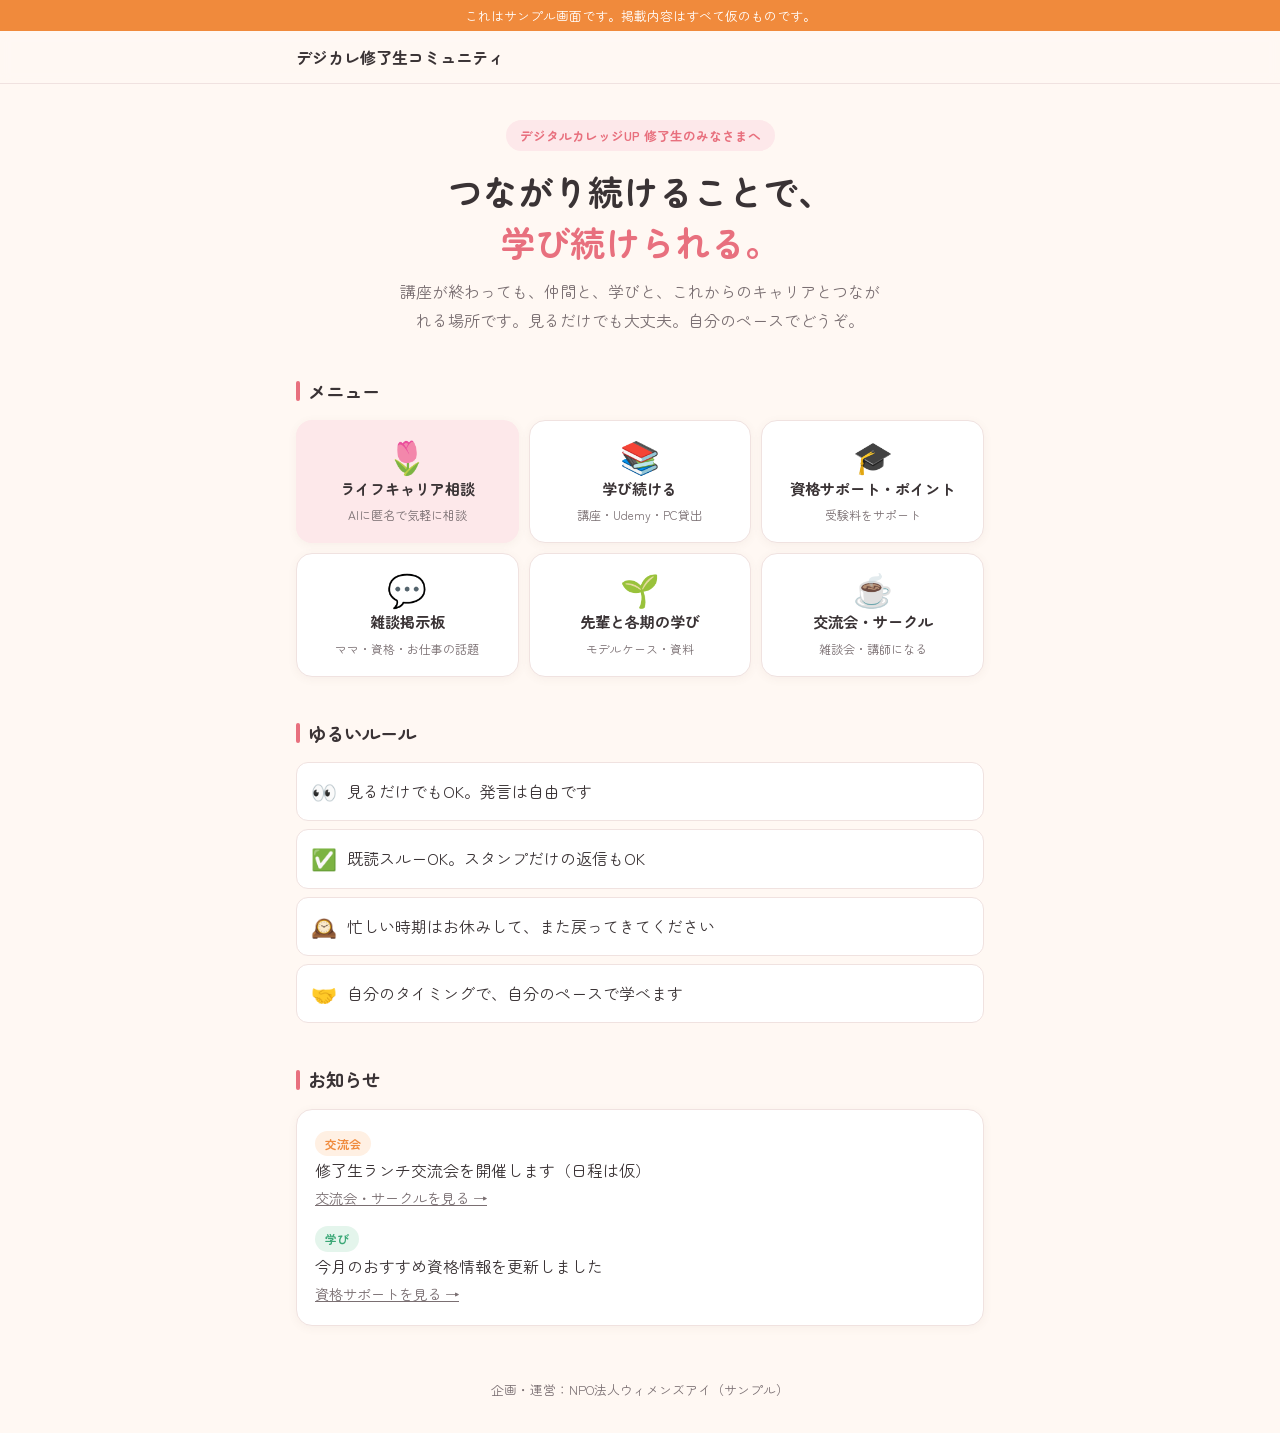
<file: index.html>
<!doctype html>
<html lang="ja">
<head>
  <meta charset="utf-8">
  <meta name="viewport" content="width=device-width, initial-scale=1">
  <title>デジカレ修了生コミュニティ</title>
  <meta name="description" content="デジタルカレッジUP修了生がゆるくつながり、学び続けられるコミュニティ（サンプル）">
  <link rel="preconnect" href="https://fonts.googleapis.com">
  <link rel="preconnect" href="https://fonts.gstatic.com" crossorigin>
  <link href="https://fonts.googleapis.com/css2?family=Zen+Maru+Gothic:wght@500;700&display=swap" rel="stylesheet">
  <meta name="robots" content="noindex, nofollow">
  <link rel="stylesheet" href="assets/style.css">
</head>
<body>
  <div class="sample-bar">これはサンプル画面です。掲載内容はすべて仮のものです。</div>

  <header class="site-header">
    <div class="wrap">
      <p class="site-title">デジカレ修了生コミュニティ</p>
    </div>
  </header>

  <main class="wrap">
    <div class="hero">
      <span class="badge">デジタルカレッジUP 修了生のみなさまへ</span>
      <h1>つながり続けることで、<br><span>学び続けられる。</span></h1>
      <p>講座が終わっても、仲間と、学びと、これからのキャリアとつながれる場所です。見るだけでも大丈夫。自分のペースでどうぞ。</p>
    </div>

    <section>
      <h2>メニュー</h2>
      <nav class="menu-grid" aria-label="メニュー">
        <a class="tile featured" href="consult.html">
          <span class="icon">🌷</span>
          <strong>ライフキャリア相談</strong>
          <span>AIに匿名で気軽に相談</span>
        </a>
        <a class="tile" href="learn.html">
          <span class="icon">📚</span>
          <strong>学び続ける</strong>
          <span>講座・Udemy・PC貸出</span>
        </a>
        <a class="tile" href="points.html">
          <span class="icon">🎓</span>
          <strong>資格サポート・ポイント</strong>
          <span>受験料をサポート</span>
        </a>
        <a class="tile" href="board.html">
          <span class="icon">💬</span>
          <strong>雑談掲示板</strong>
          <span>ママ・資格・お仕事の話題</span>
        </a>
        <a class="tile" href="stories.html">
          <span class="icon">🌱</span>
          <strong>先輩と各期の学び</strong>
          <span>モデルケース・資料</span>
        </a>
        <a class="tile" href="events.html">
          <span class="icon">☕</span>
          <strong>交流会・サークル</strong>
          <span>雑談会・講師になる</span>
        </a>
      </nav>
    </section>

    <section>
      <h2>ゆるいルール</h2>
      <ul class="rules">
        <li><b>👀</b>見るだけでもOK。発言は自由です</li>
        <li><b>✅</b>既読スルーOK。スタンプだけの返信もOK</li>
        <li><b>🕰️</b>忙しい時期はお休みして、また戻ってきてください</li>
        <li><b>🤝</b>自分のタイミングで、自分のペースで学べます</li>
      </ul>
    </section>

    <section>
      <h2>お知らせ</h2>
      <div class="card stack">
        <div>
          <span class="tag orange">交流会</span>
          <p>修了生ランチ交流会を開催します（日程は仮）</p>
          <p class="muted"><a href="events.html">交流会・サークルを見る →</a></p>
        </div>
        <div>
          <span class="tag green">学び</span>
          <p>今月のおすすめ資格情報を更新しました</p>
          <p class="muted"><a href="points.html">資格サポートを見る →</a></p>
        </div>
      </div>
    </section>
  </main>

  <footer class="site-footer">
    <div class="wrap">企画・運営：NPO法人ウィメンズアイ（サンプル）</div>
  </footer>
</body>
</html>
</file>
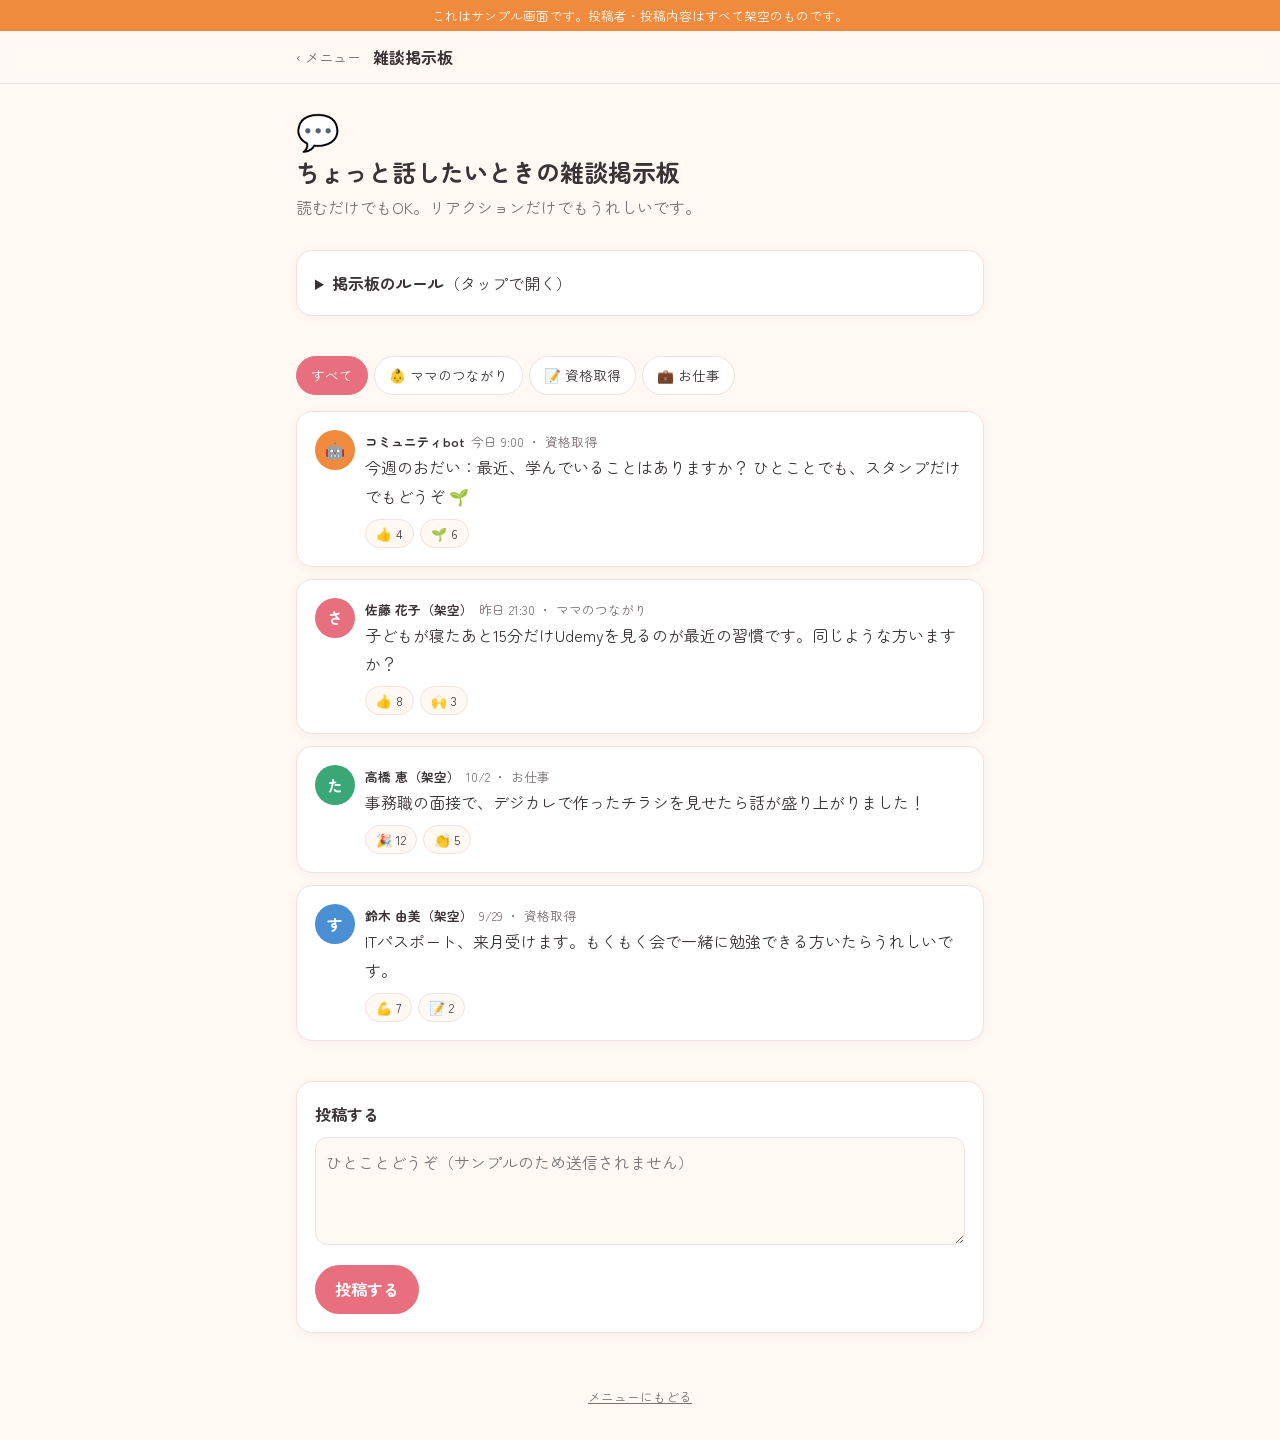
<file: board.html>
<!doctype html>
<html lang="ja">
<head>
  <meta charset="utf-8">
  <meta name="viewport" content="width=device-width, initial-scale=1">
  <title>雑談掲示板｜デジカレ修了生コミュニティ</title>
  <link rel="preconnect" href="https://fonts.googleapis.com">
  <link rel="preconnect" href="https://fonts.gstatic.com" crossorigin>
  <link href="https://fonts.googleapis.com/css2?family=Zen+Maru+Gothic:wght@500;700&display=swap" rel="stylesheet">
  <meta name="robots" content="noindex, nofollow">
  <link rel="stylesheet" href="assets/style.css">
</head>
<body>
  <div class="sample-bar">これはサンプル画面です。投稿者・投稿内容はすべて架空のものです。</div>
  <header class="site-header">
    <div class="wrap">
      <a class="back" href="index.html">‹ メニュー</a>
      <p class="site-title">雑談掲示板</p>
    </div>
  </header>

  <main class="wrap">
    <div class="page-head">
      <div class="icon">💬</div>
      <h1>ちょっと話したいときの雑談掲示板</h1>
      <p>読むだけでもOK。リアクションだけでもうれしいです。</p>
    </div>

    <section>
      <details class="card">
        <summary><b>掲示板のルール</b>（タップで開く）</summary>
        <ul style="margin:8px 0 0;padding-left:1.2em">
          <li>基本は実名で投稿します</li>
          <li>この場で個人どうしの連絡先交換や勧誘はしません</li>
          <li>相手を否定しない、ゆるく温かいことばで</li>
          <li>返信は強制しません。既読スルーもスタンプだけもOK</li>
        </ul>
      </details>
    </section>

    <section>
      <div class="tabs" role="tablist" aria-label="カテゴリ">
        <button type="button" role="tab" aria-selected="true" data-cat="all">すべて</button>
        <button type="button" role="tab" aria-selected="false" data-cat="mama">👶 ママのつながり</button>
        <button type="button" role="tab" aria-selected="false" data-cat="shikaku">📝 資格取得</button>
        <button type="button" role="tab" aria-selected="false" data-cat="job">💼 お仕事</button>
      </div>

      <div id="posts">
        <article class="card post" data-cat="shikaku">
          <div class="avatar bot">🤖</div>
          <div class="post-body">
            <div class="post-meta"><b>コミュニティbot</b>今日 9:00 ・ 資格取得</div>
            <p>今週のおだい：最近、学んでいることはありますか？ ひとことでも、スタンプだけでもどうぞ 🌱</p>
            <div class="reactions"><button type="button">👍 4</button><button type="button">🌱 6</button></div>
          </div>
        </article>
        <article class="card post" data-cat="mama">
          <div class="avatar">さ</div>
          <div class="post-body">
            <div class="post-meta"><b>佐藤 花子（架空）</b>昨日 21:30 ・ ママのつながり</div>
            <p>子どもが寝たあと15分だけUdemyを見るのが最近の習慣です。同じような方いますか？</p>
            <div class="reactions"><button type="button">👍 8</button><button type="button">🙌 3</button></div>
          </div>
        </article>
        <article class="card post" data-cat="job">
          <div class="avatar" style="background:var(--green)">た</div>
          <div class="post-body">
            <div class="post-meta"><b>高橋 恵（架空）</b>10/2 ・ お仕事</div>
            <p>事務職の面接で、デジカレで作ったチラシを見せたら話が盛り上がりました！</p>
            <div class="reactions"><button type="button">🎉 12</button><button type="button">👏 5</button></div>
          </div>
        </article>
        <article class="card post" data-cat="shikaku">
          <div class="avatar" style="background:var(--blue)">す</div>
          <div class="post-body">
            <div class="post-meta"><b>鈴木 由美（架空）</b>9/29 ・ 資格取得</div>
            <p>ITパスポート、来月受けます。もくもく会で一緒に勉強できる方いたらうれしいです。</p>
            <div class="reactions"><button type="button">💪 7</button><button type="button">📝 2</button></div>
          </div>
        </article>
      </div>
    </section>

    <section>
      <div class="card">
        <label for="newpost"><b>投稿する</b></label>
        <textarea id="newpost" rows="3" placeholder="ひとことどうぞ（サンプルのため送信されません）" style="width:100%;margin-top:8px;font:inherit;padding:10px;border-radius:12px;border:1px solid var(--border);background:var(--bg);color:var(--text)"></textarea>
        <div class="btn-row">
          <button class="btn" type="button" onclick="alert('サンプルのため、投稿はできません')">投稿する</button>
        </div>
      </div>
    </section>
  </main>

  <footer class="site-footer">
    <div class="wrap"><a href="index.html">メニューにもどる</a></div>
  </footer>

  <script>
    // カテゴリの切り替え
    const tabs = document.querySelectorAll('.tabs button');
    const posts = document.querySelectorAll('#posts .post');
    tabs.forEach(tab => tab.addEventListener('click', () => {
      tabs.forEach(t => t.setAttribute('aria-selected', t === tab));
      posts.forEach(p => {
        p.style.display = tab.dataset.cat === 'all' || p.dataset.cat === tab.dataset.cat ? '' : 'none';
      });
    }));

    // リアクションのオン・オフ
    document.querySelectorAll('.reactions button').forEach(btn => btn.addEventListener('click', () => {
      const [emoji, count] = btn.textContent.split(' ');
      const on = btn.classList.toggle('on');
      btn.textContent = `${emoji} ${Number(count) + (on ? 1 : -1)}`;
    }));
  </script>
</body>
</html>
</file>
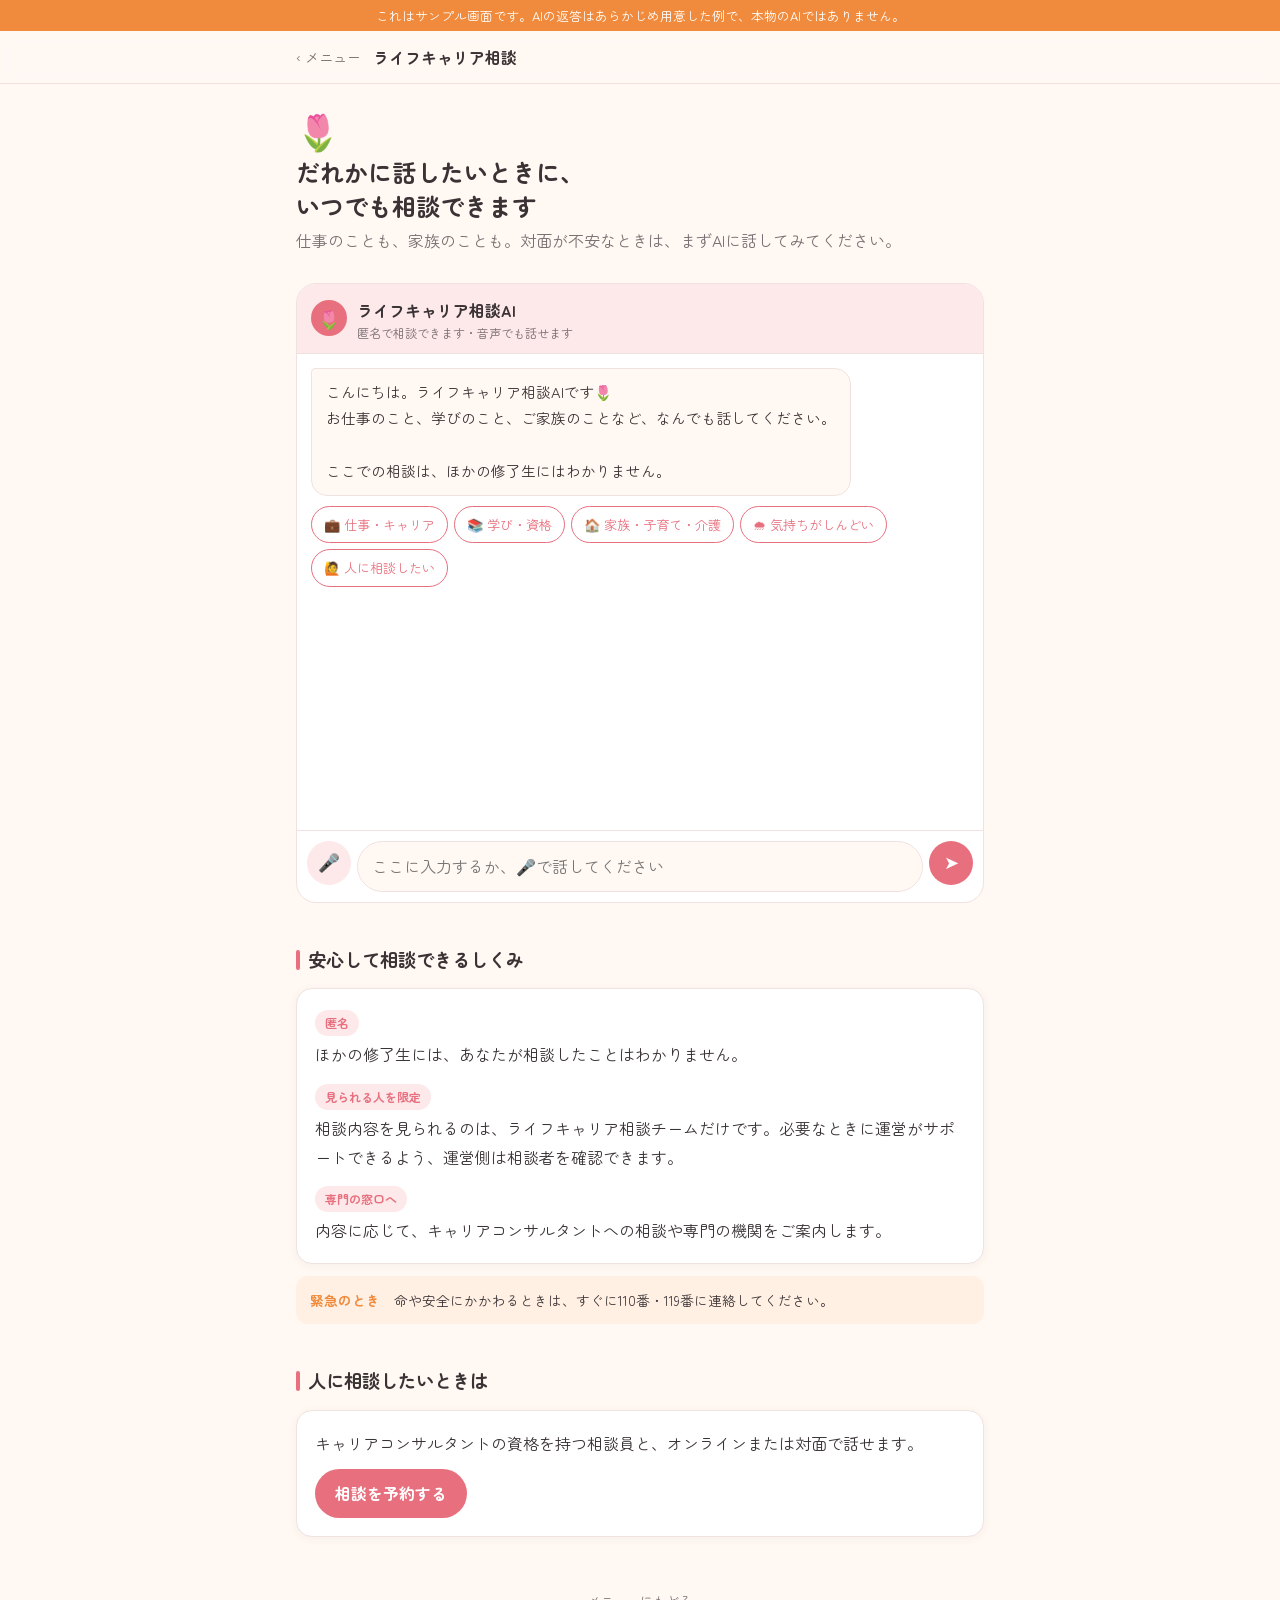
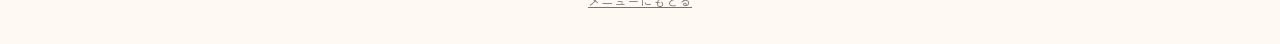
<file: consult.html>
<!doctype html>
<html lang="ja">
<head>
  <meta charset="utf-8">
  <meta name="viewport" content="width=device-width, initial-scale=1">
  <title>ライフキャリア相談｜デジカレ修了生コミュニティ</title>
  <link rel="preconnect" href="https://fonts.googleapis.com">
  <link rel="preconnect" href="https://fonts.gstatic.com" crossorigin>
  <link href="https://fonts.googleapis.com/css2?family=Zen+Maru+Gothic:wght@500;700&display=swap" rel="stylesheet">
  <meta name="robots" content="noindex, nofollow">
  <link rel="stylesheet" href="assets/style.css">
</head>
<body>
  <div class="sample-bar">これはサンプル画面です。AIの返答はあらかじめ用意した例で、本物のAIではありません。</div>
  <header class="site-header">
    <div class="wrap">
      <a class="back" href="index.html">‹ メニュー</a>
      <p class="site-title">ライフキャリア相談</p>
    </div>
  </header>

  <main class="wrap">
    <div class="page-head">
      <div class="icon">🌷</div>
      <h1>だれかに話したいときに、<br>いつでも相談できます</h1>
      <p>仕事のことも、家族のことも。対面が不安なときは、まずAIに話してみてください。</p>
    </div>

    <section>
      <div class="chat">
        <div class="chat-head">
          <div class="avatar">🌷</div>
          <div>
            <b>ライフキャリア相談AI</b>
            <small>匿名で相談できます・音声でも話せます</small>
          </div>
        </div>
        <div class="chat-log" id="log" aria-live="polite"></div>
        <form class="chat-input" id="form">
          <button class="icon-btn" type="button" id="mic" aria-label="音声で話す">🎤</button>
          <input id="input" type="text" placeholder="ここに入力するか、🎤で話してください" autocomplete="off">
          <button class="icon-btn send" type="submit" aria-label="送信">➤</button>
        </form>
      </div>
    </section>

    <section>
      <h2>安心して相談できるしくみ</h2>
      <div class="card stack">
        <div><span class="tag">匿名</span><p style="margin-top:4px">ほかの修了生には、あなたが相談したことはわかりません。</p></div>
        <div><span class="tag">見られる人を限定</span><p style="margin-top:4px">相談内容を見られるのは、ライフキャリア相談チームだけです。必要なときに運営がサポートできるよう、運営側は相談者を確認できます。</p></div>
        <div><span class="tag">専門の窓口へ</span><p style="margin-top:4px">内容に応じて、キャリアコンサルタントへの相談や専門の機関をご案内します。</p></div>
      </div>
      <div class="notice" style="margin-top:12px">
        <b>緊急のとき</b>　命や安全にかかわるときは、すぐに110番・119番に連絡してください。
      </div>
    </section>

    <section>
      <h2>人に相談したいときは</h2>
      <div class="card">
        <p>キャリアコンサルタントの資格を持つ相談員と、オンラインまたは対面で話せます。</p>
        <div class="btn-row">
          <button class="btn" type="button" onclick="alert('サンプルのため、予約はできません')">相談を予約する</button>
        </div>
      </div>
    </section>
  </main>

  <footer class="site-footer">
    <div class="wrap"><a href="index.html">メニューにもどる</a></div>
  </footer>

  <script src="assets/consult.js"></script>
</body>
</html>
</file>
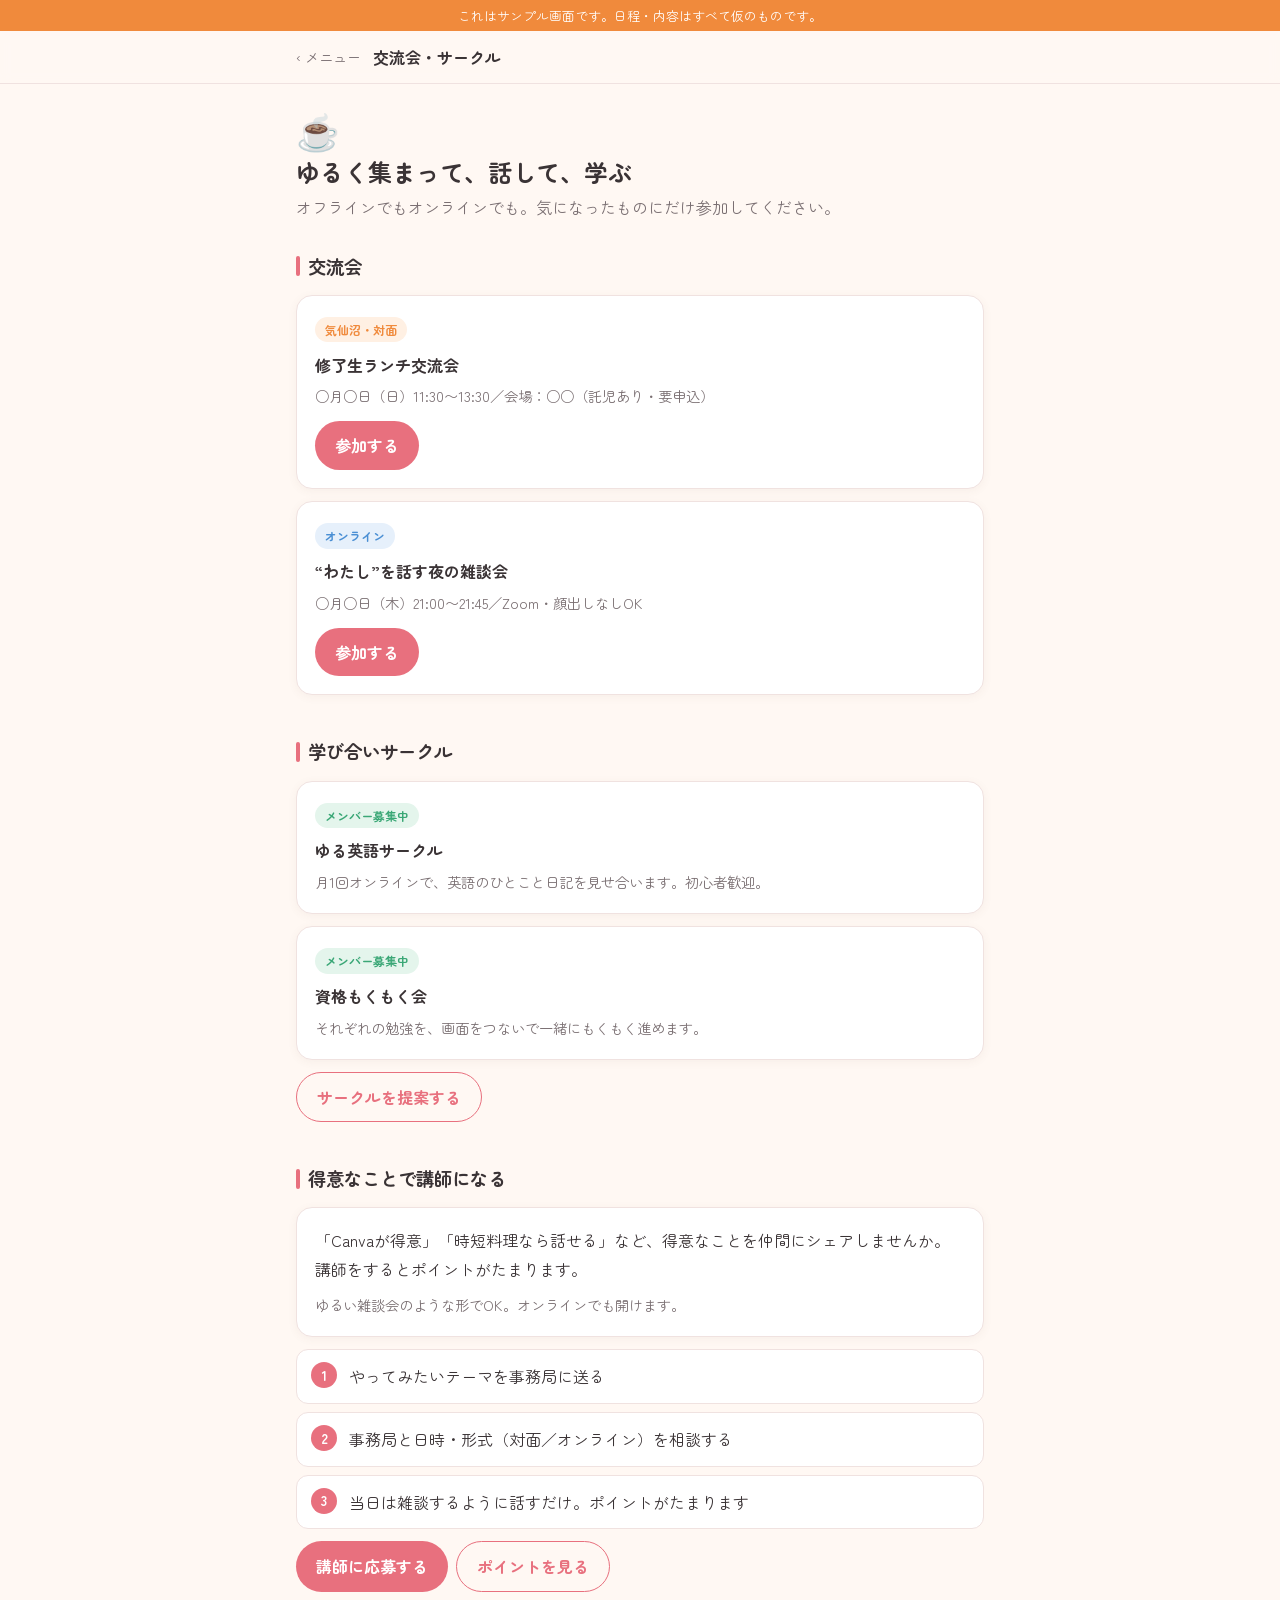
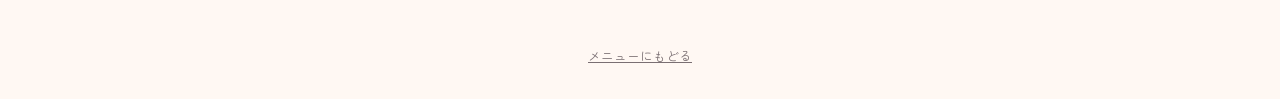
<file: events.html>
<!doctype html>
<html lang="ja">
<head>
  <meta charset="utf-8">
  <meta name="viewport" content="width=device-width, initial-scale=1">
  <title>交流会・サークル｜デジカレ修了生コミュニティ</title>
  <link rel="preconnect" href="https://fonts.googleapis.com">
  <link rel="preconnect" href="https://fonts.gstatic.com" crossorigin>
  <link href="https://fonts.googleapis.com/css2?family=Zen+Maru+Gothic:wght@500;700&display=swap" rel="stylesheet">
  <meta name="robots" content="noindex, nofollow">
  <link rel="stylesheet" href="assets/style.css">
</head>
<body>
  <div class="sample-bar">これはサンプル画面です。日程・内容はすべて仮のものです。</div>
  <header class="site-header">
    <div class="wrap">
      <a class="back" href="index.html">‹ メニュー</a>
      <p class="site-title">交流会・サークル</p>
    </div>
  </header>

  <main class="wrap">
    <div class="page-head">
      <div class="icon">☕</div>
      <h1>ゆるく集まって、話して、学ぶ</h1>
      <p>オフラインでもオンラインでも。気になったものにだけ参加してください。</p>
    </div>

    <section>
      <h2>交流会</h2>
      <div class="card">
        <span class="tag orange">気仙沼・対面</span>
        <h3 style="margin-top:8px">修了生ランチ交流会</h3>
        <p class="muted">○月○日（日）11:30〜13:30／会場：○○（託児あり・要申込）</p>
        <div class="btn-row">
          <button class="btn" type="button" onclick="alert('サンプルのため、申し込みはできません')">参加する</button>
        </div>
      </div>
      <div class="card">
        <span class="tag blue">オンライン</span>
        <h3 style="margin-top:8px">“わたし”を話す夜の雑談会</h3>
        <p class="muted">○月○日（木）21:00〜21:45／Zoom・顔出しなしOK</p>
        <div class="btn-row">
          <button class="btn" type="button" onclick="alert('サンプルのため、申し込みはできません')">参加する</button>
        </div>
      </div>
    </section>

    <section id="circle">
      <h2>学び合いサークル</h2>
      <div class="card">
        <span class="tag green">メンバー募集中</span>
        <h3 style="margin-top:8px">ゆる英語サークル</h3>
        <p class="muted">月1回オンラインで、英語のひとこと日記を見せ合います。初心者歓迎。</p>
      </div>
      <div class="card">
        <span class="tag green">メンバー募集中</span>
        <h3 style="margin-top:8px">資格もくもく会</h3>
        <p class="muted">それぞれの勉強を、画面をつないで一緒にもくもく進めます。</p>
      </div>
      <div class="btn-row">
        <button class="btn ghost" type="button" onclick="alert('サンプルのため、送信はできません')">サークルを提案する</button>
      </div>
    </section>

    <section id="teach">
      <h2>得意なことで講師になる</h2>
      <div class="card">
        <p>「Canvaが得意」「時短料理なら話せる」など、得意なことを仲間にシェアしませんか。講師をするとポイントがたまります。</p>
        <p class="muted" style="margin-top:8px">ゆるい雑談会のような形でOK。オンラインでも開けます。</p>
      </div>
      <ol class="steps" style="margin-top:12px">
        <li>やってみたいテーマを事務局に送る</li>
        <li>事務局と日時・形式（対面／オンライン）を相談する</li>
        <li>当日は雑談するように話すだけ。ポイントがたまります</li>
      </ol>
      <div class="btn-row">
        <button class="btn" type="button" onclick="alert('サンプルのため、送信はできません')">講師に応募する</button>
        <a class="btn ghost" href="points.html">ポイントを見る</a>
      </div>
    </section>
  </main>

  <footer class="site-footer">
    <div class="wrap"><a href="index.html">メニューにもどる</a></div>
  </footer>
</body>
</html>
</file>
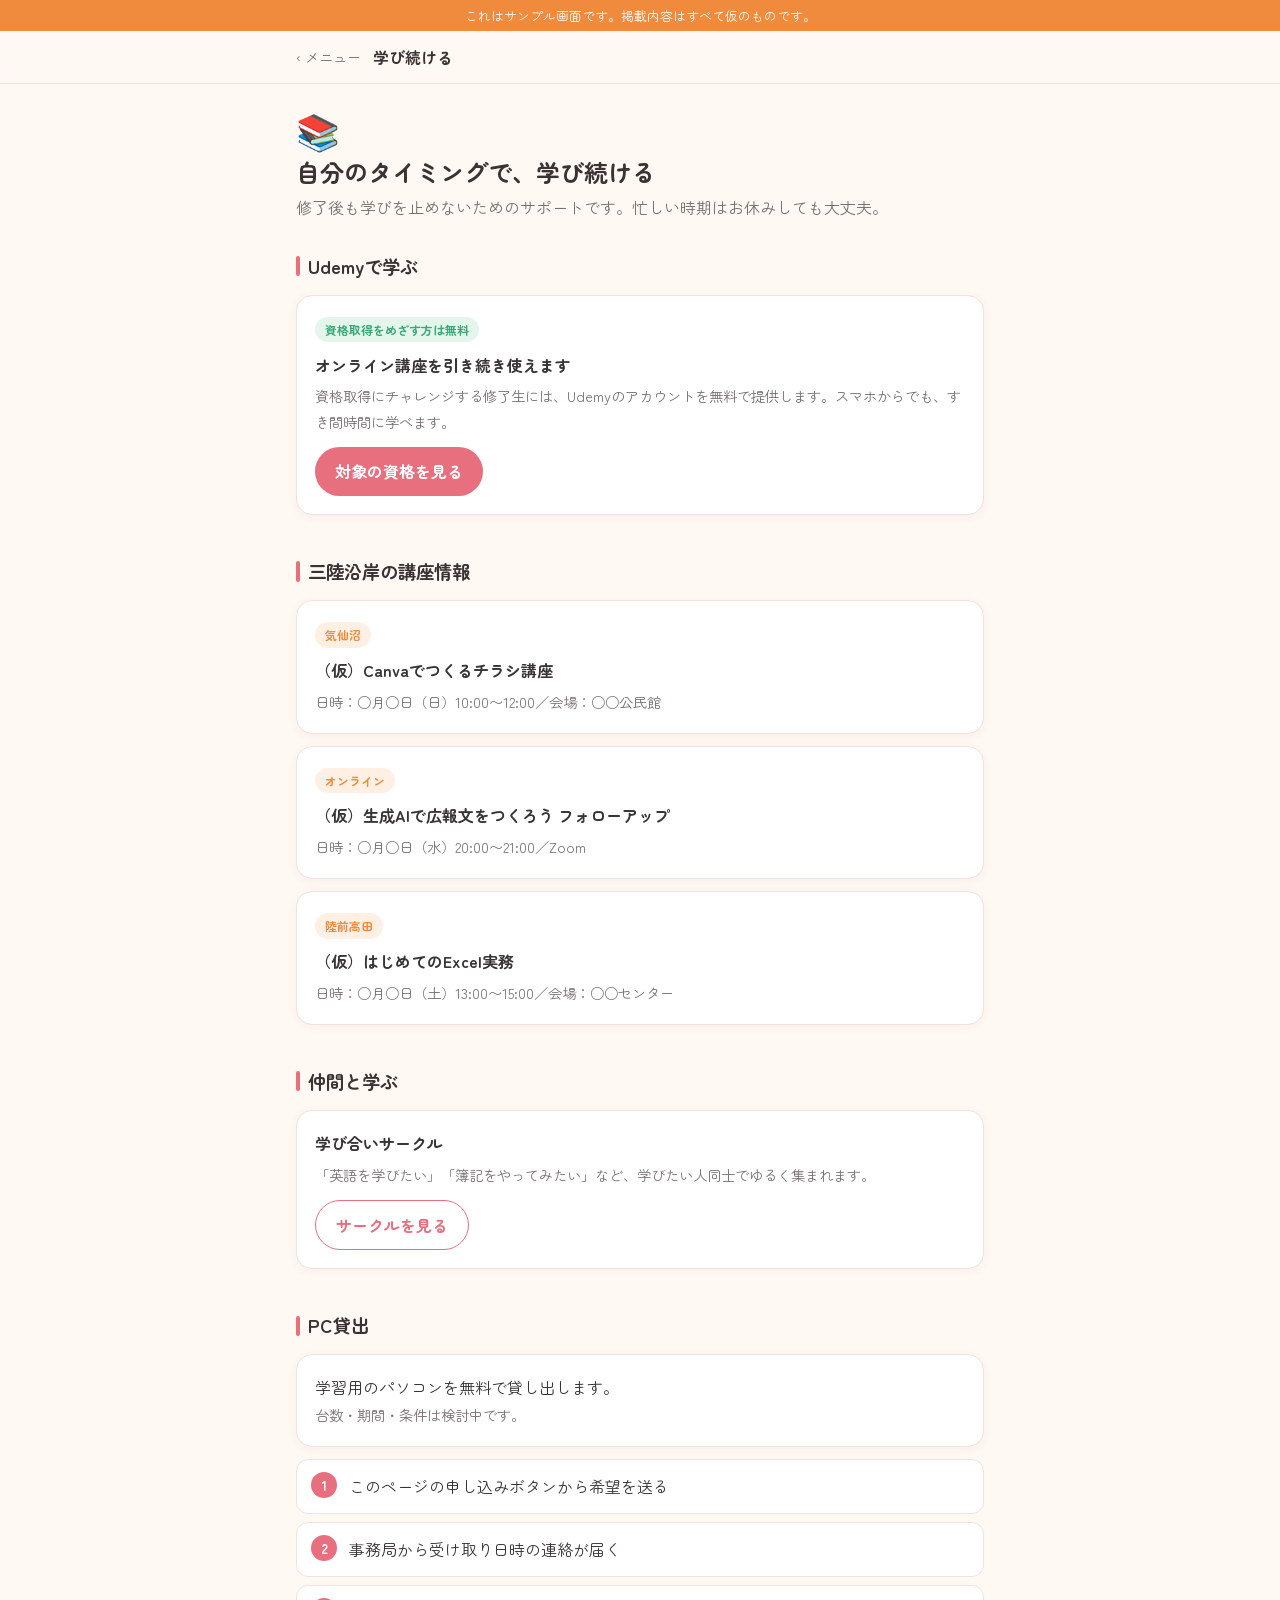
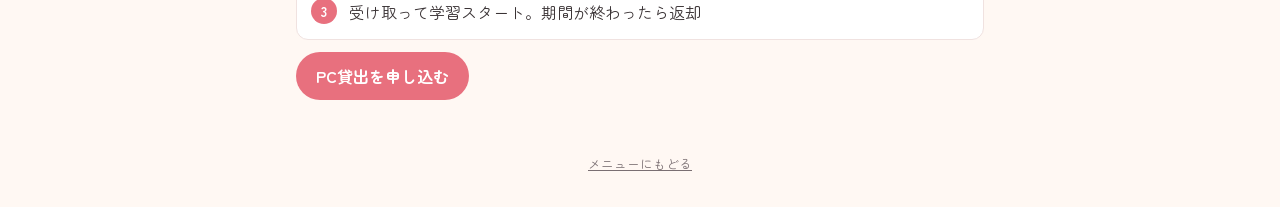
<file: learn.html>
<!doctype html>
<html lang="ja">
<head>
  <meta charset="utf-8">
  <meta name="viewport" content="width=device-width, initial-scale=1">
  <title>学び続ける｜デジカレ修了生コミュニティ</title>
  <link rel="preconnect" href="https://fonts.googleapis.com">
  <link rel="preconnect" href="https://fonts.gstatic.com" crossorigin>
  <link href="https://fonts.googleapis.com/css2?family=Zen+Maru+Gothic:wght@500;700&display=swap" rel="stylesheet">
  <meta name="robots" content="noindex, nofollow">
  <link rel="stylesheet" href="assets/style.css">
</head>
<body>
  <div class="sample-bar">これはサンプル画面です。掲載内容はすべて仮のものです。</div>
  <header class="site-header">
    <div class="wrap">
      <a class="back" href="index.html">‹ メニュー</a>
      <p class="site-title">学び続ける</p>
    </div>
  </header>

  <main class="wrap">
    <div class="page-head">
      <div class="icon">📚</div>
      <h1>自分のタイミングで、学び続ける</h1>
      <p>修了後も学びを止めないためのサポートです。忙しい時期はお休みしても大丈夫。</p>
    </div>

    <section>
      <h2>Udemyで学ぶ</h2>
      <div class="card">
        <span class="tag green">資格取得をめざす方は無料</span>
        <h3 style="margin-top:8px">オンライン講座を引き続き使えます</h3>
        <p class="muted">資格取得にチャレンジする修了生には、Udemyのアカウントを無料で提供します。スマホからでも、すき間時間に学べます。</p>
        <div class="btn-row">
          <a class="btn" href="points.html">対象の資格を見る</a>
        </div>
      </div>
    </section>

    <section>
      <h2>三陸沿岸の講座情報</h2>
      <div class="card">
        <span class="tag orange">気仙沼</span>
        <h3 style="margin-top:8px">（仮）Canvaでつくるチラシ講座</h3>
        <p class="muted">日時：○月○日（日）10:00〜12:00／会場：○○公民館</p>
      </div>
      <div class="card">
        <span class="tag orange">オンライン</span>
        <h3 style="margin-top:8px">（仮）生成AIで広報文をつくろう フォローアップ</h3>
        <p class="muted">日時：○月○日（水）20:00〜21:00／Zoom</p>
      </div>
      <div class="card">
        <span class="tag orange">陸前高田</span>
        <h3 style="margin-top:8px">（仮）はじめてのExcel実務</h3>
        <p class="muted">日時：○月○日（土）13:00〜15:00／会場：○○センター</p>
      </div>
    </section>

    <section>
      <h2>仲間と学ぶ</h2>
      <div class="card">
        <h3>学び合いサークル</h3>
        <p class="muted">「英語を学びたい」「簿記をやってみたい」など、学びたい人同士でゆるく集まれます。</p>
        <div class="btn-row">
          <a class="btn ghost" href="events.html#circle">サークルを見る</a>
        </div>
      </div>
    </section>

    <section>
      <h2>PC貸出</h2>
      <div class="card">
        <p>学習用のパソコンを無料で貸し出します。</p>
        <p class="muted">台数・期間・条件は検討中です。</p>
      </div>
      <ol class="steps" style="margin-top:12px">
        <li>このページの申し込みボタンから希望を送る</li>
        <li>事務局から受け取り日時の連絡が届く</li>
        <li>受け取って学習スタート。期間が終わったら返却</li>
      </ol>
      <div class="btn-row">
        <button class="btn" type="button" onclick="alert('サンプルのため、申し込みはできません')">PC貸出を申し込む</button>
      </div>
    </section>
  </main>

  <footer class="site-footer">
    <div class="wrap"><a href="index.html">メニューにもどる</a></div>
  </footer>
</body>
</html>
</file>
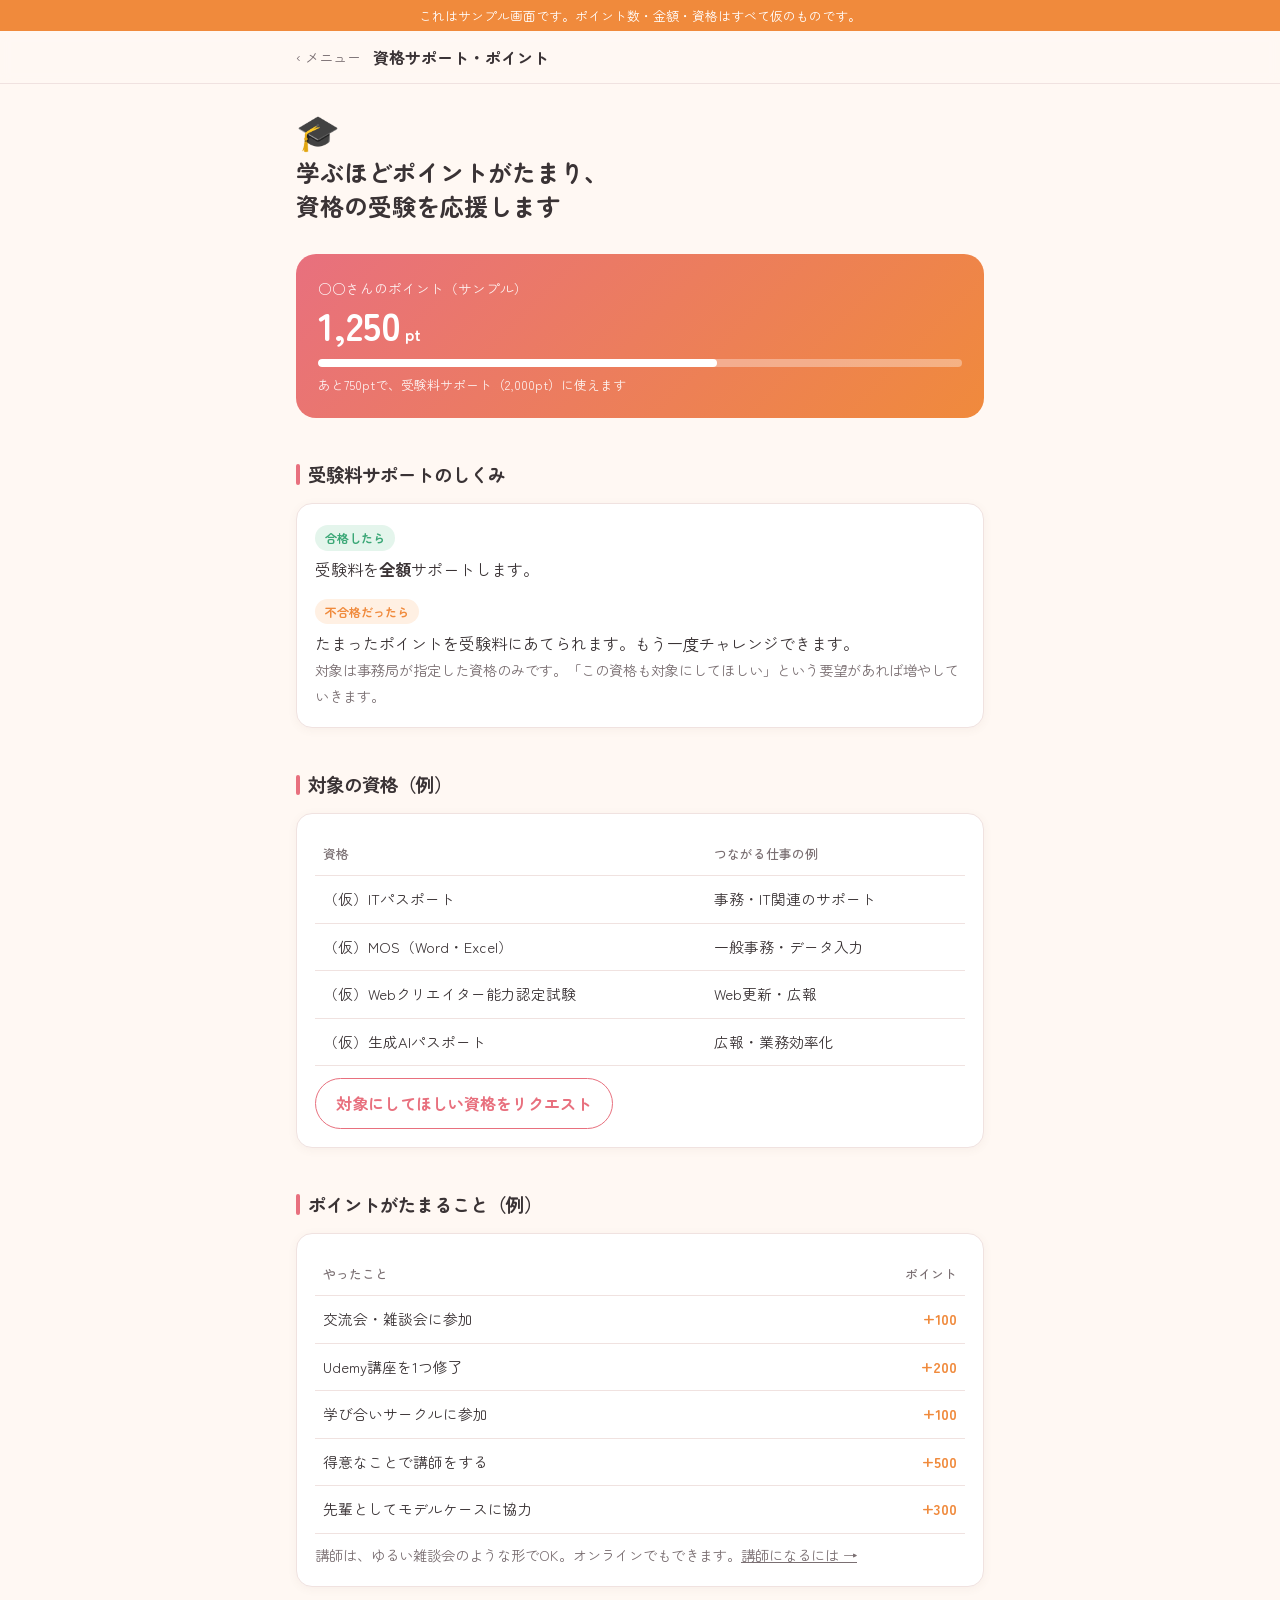
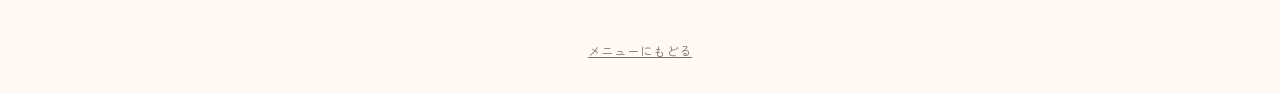
<file: points.html>
<!doctype html>
<html lang="ja">
<head>
  <meta charset="utf-8">
  <meta name="viewport" content="width=device-width, initial-scale=1">
  <title>資格サポート・ポイント｜デジカレ修了生コミュニティ</title>
  <link rel="preconnect" href="https://fonts.googleapis.com">
  <link rel="preconnect" href="https://fonts.gstatic.com" crossorigin>
  <link href="https://fonts.googleapis.com/css2?family=Zen+Maru+Gothic:wght@500;700&display=swap" rel="stylesheet">
  <meta name="robots" content="noindex, nofollow">
  <link rel="stylesheet" href="assets/style.css">
</head>
<body>
  <div class="sample-bar">これはサンプル画面です。ポイント数・金額・資格はすべて仮のものです。</div>
  <header class="site-header">
    <div class="wrap">
      <a class="back" href="index.html">‹ メニュー</a>
      <p class="site-title">資格サポート・ポイント</p>
    </div>
  </header>

  <main class="wrap">
    <div class="page-head">
      <div class="icon">🎓</div>
      <h1>学ぶほどポイントがたまり、<br>資格の受験を応援します</h1>
    </div>

    <section>
      <div class="point-card">
        <div class="label">○○さんのポイント（サンプル）</div>
        <div class="value">1,250<small> pt</small></div>
        <div class="progress"><div style="width:62%"></div></div>
        <div class="note">あと750ptで、受験料サポート（2,000pt）に使えます</div>
      </div>
    </section>

    <section>
      <h2>受験料サポートのしくみ</h2>
      <div class="card stack">
        <div>
          <span class="tag green">合格したら</span>
          <p style="margin-top:4px">受験料を<b>全額</b>サポートします。</p>
        </div>
        <div>
          <span class="tag orange">不合格だったら</span>
          <p style="margin-top:4px">たまったポイントを受験料にあてられます。もう一度チャレンジできます。</p>
        </div>
        <p class="muted">対象は事務局が指定した資格のみです。「この資格も対象にしてほしい」という要望があれば増やしていきます。</p>
      </div>
    </section>

    <section>
      <h2>対象の資格（例）</h2>
      <div class="card">
        <table class="table">
          <thead><tr><th>資格</th><th>つながる仕事の例</th></tr></thead>
          <tbody>
            <tr><td>（仮）ITパスポート</td><td>事務・IT関連のサポート</td></tr>
            <tr><td>（仮）MOS（Word・Excel）</td><td>一般事務・データ入力</td></tr>
            <tr><td>（仮）Webクリエイター能力認定試験</td><td>Web更新・広報</td></tr>
            <tr><td>（仮）生成AIパスポート</td><td>広報・業務効率化</td></tr>
          </tbody>
        </table>
        <div class="btn-row">
          <button class="btn ghost" type="button" onclick="alert('サンプルのため、送信はできません')">対象にしてほしい資格をリクエスト</button>
        </div>
      </div>
    </section>

    <section>
      <h2>ポイントがたまること（例）</h2>
      <div class="card">
        <table class="table">
          <thead><tr><th>やったこと</th><th style="text-align:right">ポイント</th></tr></thead>
          <tbody>
            <tr><td>交流会・雑談会に参加</td><td class="num">+100</td></tr>
            <tr><td>Udemy講座を1つ修了</td><td class="num">+200</td></tr>
            <tr><td>学び合いサークルに参加</td><td class="num">+100</td></tr>
            <tr><td>得意なことで講師をする</td><td class="num">+500</td></tr>
            <tr><td>先輩としてモデルケースに協力</td><td class="num">+300</td></tr>
          </tbody>
        </table>
        <p class="muted" style="margin-top:8px">講師は、ゆるい雑談会のような形でOK。オンラインでもできます。<a href="events.html#teach">講師になるには →</a></p>
      </div>
    </section>
  </main>

  <footer class="site-footer">
    <div class="wrap"><a href="index.html">メニューにもどる</a></div>
  </footer>
</body>
</html>
</file>
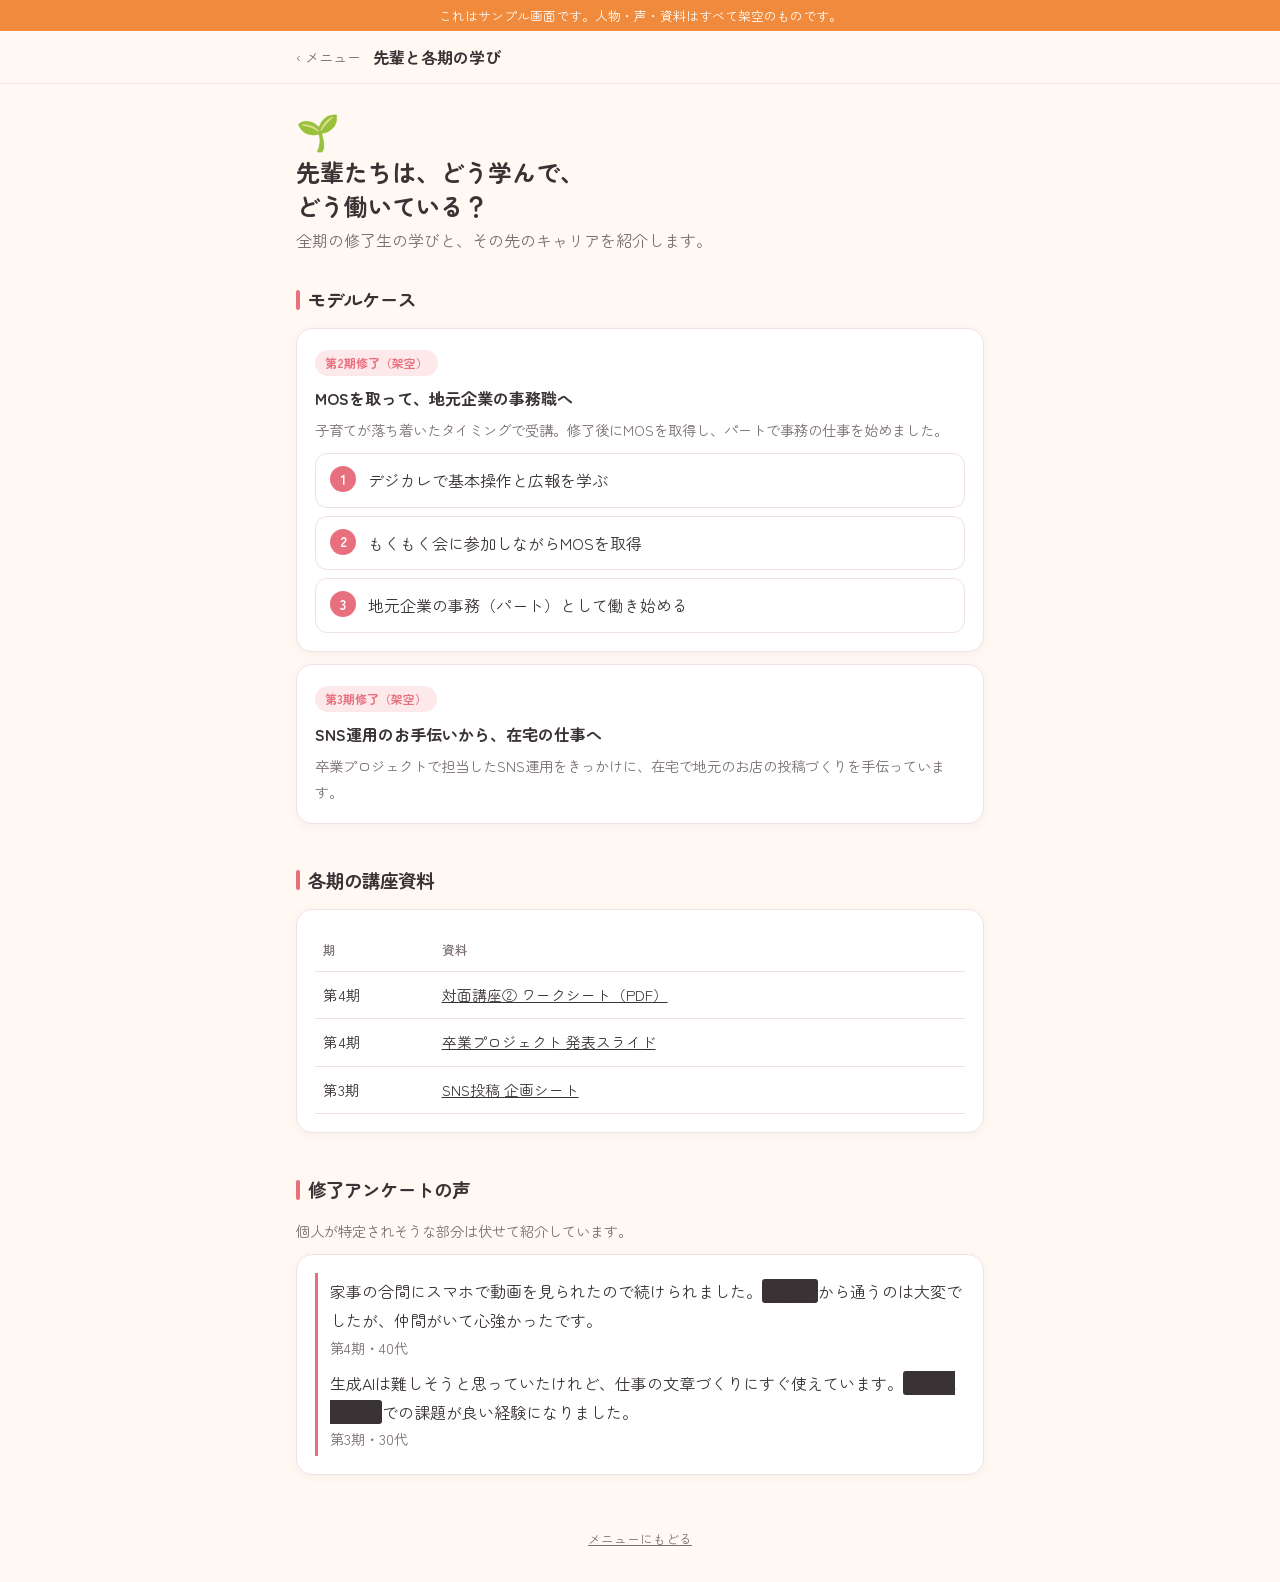
<file: stories.html>
<!doctype html>
<html lang="ja">
<head>
  <meta charset="utf-8">
  <meta name="viewport" content="width=device-width, initial-scale=1">
  <title>先輩と各期の学び｜デジカレ修了生コミュニティ</title>
  <link rel="preconnect" href="https://fonts.googleapis.com">
  <link rel="preconnect" href="https://fonts.gstatic.com" crossorigin>
  <link href="https://fonts.googleapis.com/css2?family=Zen+Maru+Gothic:wght@500;700&display=swap" rel="stylesheet">
  <meta name="robots" content="noindex, nofollow">
  <link rel="stylesheet" href="assets/style.css">
</head>
<body>
  <div class="sample-bar">これはサンプル画面です。人物・声・資料はすべて架空のものです。</div>
  <header class="site-header">
    <div class="wrap">
      <a class="back" href="index.html">‹ メニュー</a>
      <p class="site-title">先輩と各期の学び</p>
    </div>
  </header>

  <main class="wrap">
    <div class="page-head">
      <div class="icon">🌱</div>
      <h1>先輩たちは、どう学んで、<br>どう働いている？</h1>
      <p>全期の修了生の学びと、その先のキャリアを紹介します。</p>
    </div>

    <section>
      <h2>モデルケース</h2>
      <div class="card">
        <span class="tag">第2期修了（架空）</span>
        <h3 style="margin-top:8px">MOSを取って、地元企業の事務職へ</h3>
        <p class="muted">子育てが落ち着いたタイミングで受講。修了後にMOSを取得し、パートで事務の仕事を始めました。</p>
        <ol class="steps" style="margin-top:10px">
          <li>デジカレで基本操作と広報を学ぶ</li>
          <li>もくもく会に参加しながらMOSを取得</li>
          <li>地元企業の事務（パート）として働き始める</li>
        </ol>
      </div>
      <div class="card">
        <span class="tag">第3期修了（架空）</span>
        <h3 style="margin-top:8px">SNS運用のお手伝いから、在宅の仕事へ</h3>
        <p class="muted">卒業プロジェクトで担当したSNS運用をきっかけに、在宅で地元のお店の投稿づくりを手伝っています。</p>
      </div>
    </section>

    <section>
      <h2>各期の講座資料</h2>
      <div class="card">
        <table class="table">
          <thead><tr><th>期</th><th>資料</th></tr></thead>
          <tbody>
            <tr><td>第4期</td><td><a href="#" onclick="alert('サンプルのため、資料はありません');return false">対面講座② ワークシート（PDF）</a></td></tr>
            <tr><td>第4期</td><td><a href="#" onclick="alert('サンプルのため、資料はありません');return false">卒業プロジェクト 発表スライド</a></td></tr>
            <tr><td>第3期</td><td><a href="#" onclick="alert('サンプルのため、資料はありません');return false">SNS投稿 企画シート</a></td></tr>
          </tbody>
        </table>
      </div>
    </section>

    <section>
      <h2>修了アンケートの声</h2>
      <p class="muted" style="margin:0 0 10px">個人が特定されそうな部分は伏せて紹介しています。</p>
      <div class="card stack">
        <blockquote class="voice">
          <p>家事の合間にスマホで動画を見られたので続けられました。<span class="mask">○○町</span>から通うのは大変でしたが、仲間がいて心強かったです。</p>
          <p class="muted">第4期・40代</p>
        </blockquote>
        <blockquote class="voice">
          <p>生成AIは難しそうと思っていたけれど、仕事の文章づくりにすぐ使えています。<span class="mask">○○株式会社</span>での課題が良い経験になりました。</p>
          <p class="muted">第3期・30代</p>
        </blockquote>
      </div>
    </section>
  </main>

  <footer class="site-footer">
    <div class="wrap"><a href="index.html">メニューにもどる</a></div>
  </footer>
</body>
</html>
</file>
<file: assets/style.css>
/* デジカレ修了生コミュニティ サンプル 共通スタイル */
:root {
  --bg: #fff8f3;
  --surface: #ffffff;
  --text: #3a3335;
  --muted: #7a6f72;
  --accent: #e8707e;
  --accent-soft: #fde8ea;
  --orange: #f08a3c;
  --orange-soft: #fff0e3;
  --green: #3aa776;
  --green-soft: #e4f5ec;
  --blue: #4a8fd4;
  --blue-soft: #e6f0fb;
  --border: #f0e2e0;
  --shadow: 0 2px 10px rgba(120, 80, 70, .06);
}
@media (prefers-color-scheme: dark) {
  :root {
    --bg: #1f1b1c;
    --surface: #2a2526;
    --text: #f3ecec;
    --muted: #b8acae;
    --accent: #f28c98;
    --accent-soft: #3a2a2d;
    --orange: #f5a065;
    --orange-soft: #3a2e24;
    --green: #5cc493;
    --green-soft: #213229;
    --blue: #74aee6;
    --blue-soft: #222d3a;
    --border: #3d3537;
    --shadow: none;
  }
}
* { box-sizing: border-box; }
html { scroll-behavior: smooth; }
body {
  margin: 0;
  background: var(--bg);
  color: var(--text);
  font-family: "Zen Maru Gothic", "Hiragino Maru Gothic ProN", "Yu Gothic", sans-serif;
  line-height: 1.8;
  -webkit-text-size-adjust: 100%;
}
a { color: inherit; }
img { max-width: 100%; }
.wrap { max-width: 720px; margin: 0 auto; padding: 0 16px; }

/* サンプル表示の帯 */
.sample-bar {
  background: var(--orange);
  color: #fff;
  text-align: center;
  font-size: .8rem;
  padding: 4px 16px;
}

/* ヘッダー */
.site-header {
  position: sticky; top: 0; z-index: 10;
  background: color-mix(in srgb, var(--bg) 92%, transparent);
  backdrop-filter: blur(6px);
  border-bottom: 1px solid var(--border);
}
.site-header .wrap { display: flex; align-items: center; gap: 12px; min-height: 52px; }
.back {
  text-decoration: none; color: var(--muted); font-size: .9rem;
  display: inline-flex; align-items: center; gap: 4px;
}
.back:hover { color: var(--accent); }
.site-title { font-weight: 700; font-size: 1rem; margin: 0; }
.site-title a { text-decoration: none; }

/* ページ見出し */
.page-head { padding: 28px 0 8px; }
.page-head .icon { font-size: 2.2rem; line-height: 1; }
.page-head h1 { font-size: 1.5rem; margin: 8px 0 4px; line-height: 1.4; }
.page-head p { color: var(--muted); margin: 0; }

section { padding: 20px 0; }
h2 { font-size: 1.15rem; margin: 0 0 12px; display: flex; align-items: center; gap: 8px; }
h2::before { content: ""; width: 4px; height: 1.1em; border-radius: 2px; background: var(--accent); }
h3 { font-size: 1rem; margin: 0 0 4px; }

/* カード */
.card {
  background: var(--surface); border: 1px solid var(--border);
  border-radius: 16px; padding: 18px; box-shadow: var(--shadow);
}
.card + .card { margin-top: 12px; }
.card p { margin: 0; }
.card .muted, .muted { color: var(--muted); font-size: .9rem; }
.stack > * + * { margin-top: 12px; }

.tag {
  display: inline-block; font-size: .75rem; font-weight: 700;
  padding: 2px 10px; border-radius: 999px;
  background: var(--accent-soft); color: var(--accent);
}
.tag.orange { background: var(--orange-soft); color: var(--orange); }
.tag.green { background: var(--green-soft); color: var(--green); }
.tag.blue { background: var(--blue-soft); color: var(--blue); }

.btn {
  display: inline-flex; align-items: center; justify-content: center; gap: 6px;
  padding: 10px 20px; border-radius: 999px; border: none; cursor: pointer;
  font: inherit; font-weight: 700; text-decoration: none;
  background: var(--accent); color: #fff;
}
.btn.ghost { background: transparent; color: var(--accent); border: 1.5px solid var(--accent); }
.btn:hover { filter: brightness(1.05); }
.btn-row { display: flex; flex-wrap: wrap; gap: 8px; margin-top: 12px; }

/* トップ：ヒーロー */
.hero { padding: 36px 0 20px; text-align: center; }
.hero .badge {
  display: inline-block; padding: 4px 14px; border-radius: 999px;
  background: var(--accent-soft); color: var(--accent); font-size: .8rem; font-weight: 700;
}
.hero h1 { font-size: clamp(1.6rem, 6vw, 2.2rem); line-height: 1.45; margin: 14px 0 10px; }
.hero h1 span { color: var(--accent); }
.hero p { color: var(--muted); margin: 0 auto; max-width: 30em; }

/* トップ：リッチメニュー風タイル */
.menu-grid { display: grid; grid-template-columns: repeat(2, 1fr); gap: 10px; }
@media (min-width: 560px) { .menu-grid { grid-template-columns: repeat(3, 1fr); } }
.tile {
  display: flex; flex-direction: column; align-items: center; justify-content: center;
  text-align: center; gap: 4px; padding: 18px 10px; min-height: 120px;
  background: var(--surface); border: 1px solid var(--border); border-radius: 16px;
  text-decoration: none; box-shadow: var(--shadow); transition: transform .15s;
}
.tile:hover { transform: translateY(-2px); border-color: var(--accent); }
.tile .icon { font-size: 2rem; line-height: 1; }
.tile strong { font-size: .95rem; }
.tile span { font-size: .75rem; color: var(--muted); line-height: 1.5; }
.tile.featured { background: var(--accent-soft); border-color: transparent; }

/* ゆるいルール */
.rules { list-style: none; padding: 0; margin: 0; display: grid; gap: 8px; }
.rules li {
  background: var(--surface); border: 1px solid var(--border); border-radius: 12px;
  padding: 10px 14px; display: flex; gap: 10px; align-items: center;
}
.rules li b { font-size: 1.3rem; }

/* 表 */
.table { width: 100%; border-collapse: collapse; font-size: .92rem; }
.table th, .table td { padding: 10px 8px; border-bottom: 1px solid var(--border); text-align: left; vertical-align: top; }
.table th { color: var(--muted); font-weight: 500; font-size: .8rem; }
.table td.num { text-align: right; white-space: nowrap; font-weight: 700; color: var(--orange); }

/* ポイントカード */
.point-card {
  background: linear-gradient(135deg, var(--accent), var(--orange));
  color: #fff; border-radius: 20px; padding: 22px;
}
.point-card .label { font-size: .85rem; opacity: .9; }
.point-card .value { font-size: 2.4rem; font-weight: 700; line-height: 1.2; }
.point-card .value small { font-size: 1rem; }
.progress { height: 8px; border-radius: 4px; background: rgba(255,255,255,.35); margin: 12px 0 6px; overflow: hidden; }
.progress > div { height: 100%; background: #fff; border-radius: 4px; }
.point-card .note { font-size: .8rem; opacity: .9; }

/* ステップ */
.steps { list-style: none; padding: 0; margin: 0; counter-reset: s; display: grid; gap: 8px; }
.steps li {
  counter-increment: s; position: relative; padding: 12px 14px 12px 52px;
  background: var(--surface); border: 1px solid var(--border); border-radius: 12px;
}
.steps li::before {
  content: counter(s); position: absolute; left: 14px; top: 12px;
  width: 26px; height: 26px; border-radius: 50%; display: grid; place-items: center;
  background: var(--accent); color: #fff; font-weight: 700; font-size: .85rem;
}

/* 掲示板 */
.tabs { display: flex; gap: 6px; overflow-x: auto; padding-bottom: 4px; margin-bottom: 12px; }
.tabs button {
  flex: none; font: inherit; font-size: .85rem; cursor: pointer;
  padding: 6px 14px; border-radius: 999px;
  border: 1px solid var(--border); background: var(--surface); color: var(--text);
}
.tabs button[aria-selected="true"] { background: var(--accent); border-color: var(--accent); color: #fff; }
.post { display: flex; gap: 10px; }
.avatar {
  flex: none; width: 40px; height: 40px; border-radius: 50%;
  display: grid; place-items: center; font-weight: 700; color: #fff; background: var(--accent);
}
.avatar.bot { background: var(--orange); }
.post-body { flex: 1; min-width: 0; }
.post-meta { font-size: .8rem; color: var(--muted); }
.post-meta b { color: var(--text); margin-right: 6px; }
.reactions { display: flex; gap: 6px; margin-top: 8px; flex-wrap: wrap; }
.reactions button {
  font: inherit; font-size: .8rem; cursor: pointer; padding: 2px 10px;
  border-radius: 999px; border: 1px solid var(--border); background: var(--bg); color: var(--text);
}
.reactions button.on { border-color: var(--accent); background: var(--accent-soft); }

/* 声・引用 */
.voice { border-left: 3px solid var(--accent); padding: 4px 0 4px 12px; margin: 0; }
.mask { background: var(--text); color: var(--text); border-radius: 3px; padding: 0 4px; user-select: none; }

/* 相談チャット */
.chat {
  background: var(--surface); border: 1px solid var(--border); border-radius: 20px;
  display: flex; flex-direction: column; height: min(70vh, 620px); overflow: hidden;
}
.chat-head {
  display: flex; align-items: center; gap: 10px; padding: 12px 14px;
  border-bottom: 1px solid var(--border); background: var(--accent-soft);
}
.chat-head .avatar { width: 36px; height: 36px; font-size: 1.1rem; }
.chat-head small { display: block; color: var(--muted); font-size: .75rem; line-height: 1.3; }
.chat-log { flex: 1; overflow-y: auto; padding: 14px; display: flex; flex-direction: column; gap: 10px; }
.msg { max-width: 85%; padding: 10px 14px; border-radius: 16px; font-size: .92rem; white-space: pre-wrap; }
.msg.ai { align-self: flex-start; background: var(--bg); border: 1px solid var(--border); border-top-left-radius: 4px; }
.msg.me { align-self: flex-end; background: var(--accent); color: #fff; border-top-right-radius: 4px; }
.msg a { color: var(--accent); font-weight: 700; }
.chips { display: flex; flex-wrap: wrap; gap: 6px; }
.chips button {
  font: inherit; font-size: .82rem; cursor: pointer; padding: 6px 12px; border-radius: 999px;
  border: 1px solid var(--accent); background: var(--surface); color: var(--accent);
}
.chat-input { display: flex; gap: 6px; padding: 10px; border-top: 1px solid var(--border); }
.chat-input input {
  flex: 1; min-width: 0; font: inherit; padding: 10px 14px; border-radius: 999px;
  border: 1px solid var(--border); background: var(--bg); color: var(--text);
}
.icon-btn {
  flex: none; width: 44px; height: 44px; border-radius: 50%; border: none; cursor: pointer;
  font-size: 1.1rem; background: var(--accent-soft); color: var(--accent);
}
.icon-btn.send { background: var(--accent); color: #fff; }
.icon-btn.listening { background: var(--orange); color: #fff; animation: pulse 1s infinite; }
@keyframes pulse { 50% { opacity: .6; } }
.typing { color: var(--muted); font-size: .85rem; }

/* 注意書き */
.notice {
  background: var(--orange-soft); border-radius: 12px; padding: 12px 14px;
  font-size: .85rem; color: var(--text);
}
.notice b { color: var(--orange); }

/* フッター */
.site-footer { padding: 32px 0; text-align: center; color: var(--muted); font-size: .8rem; }
</file>
